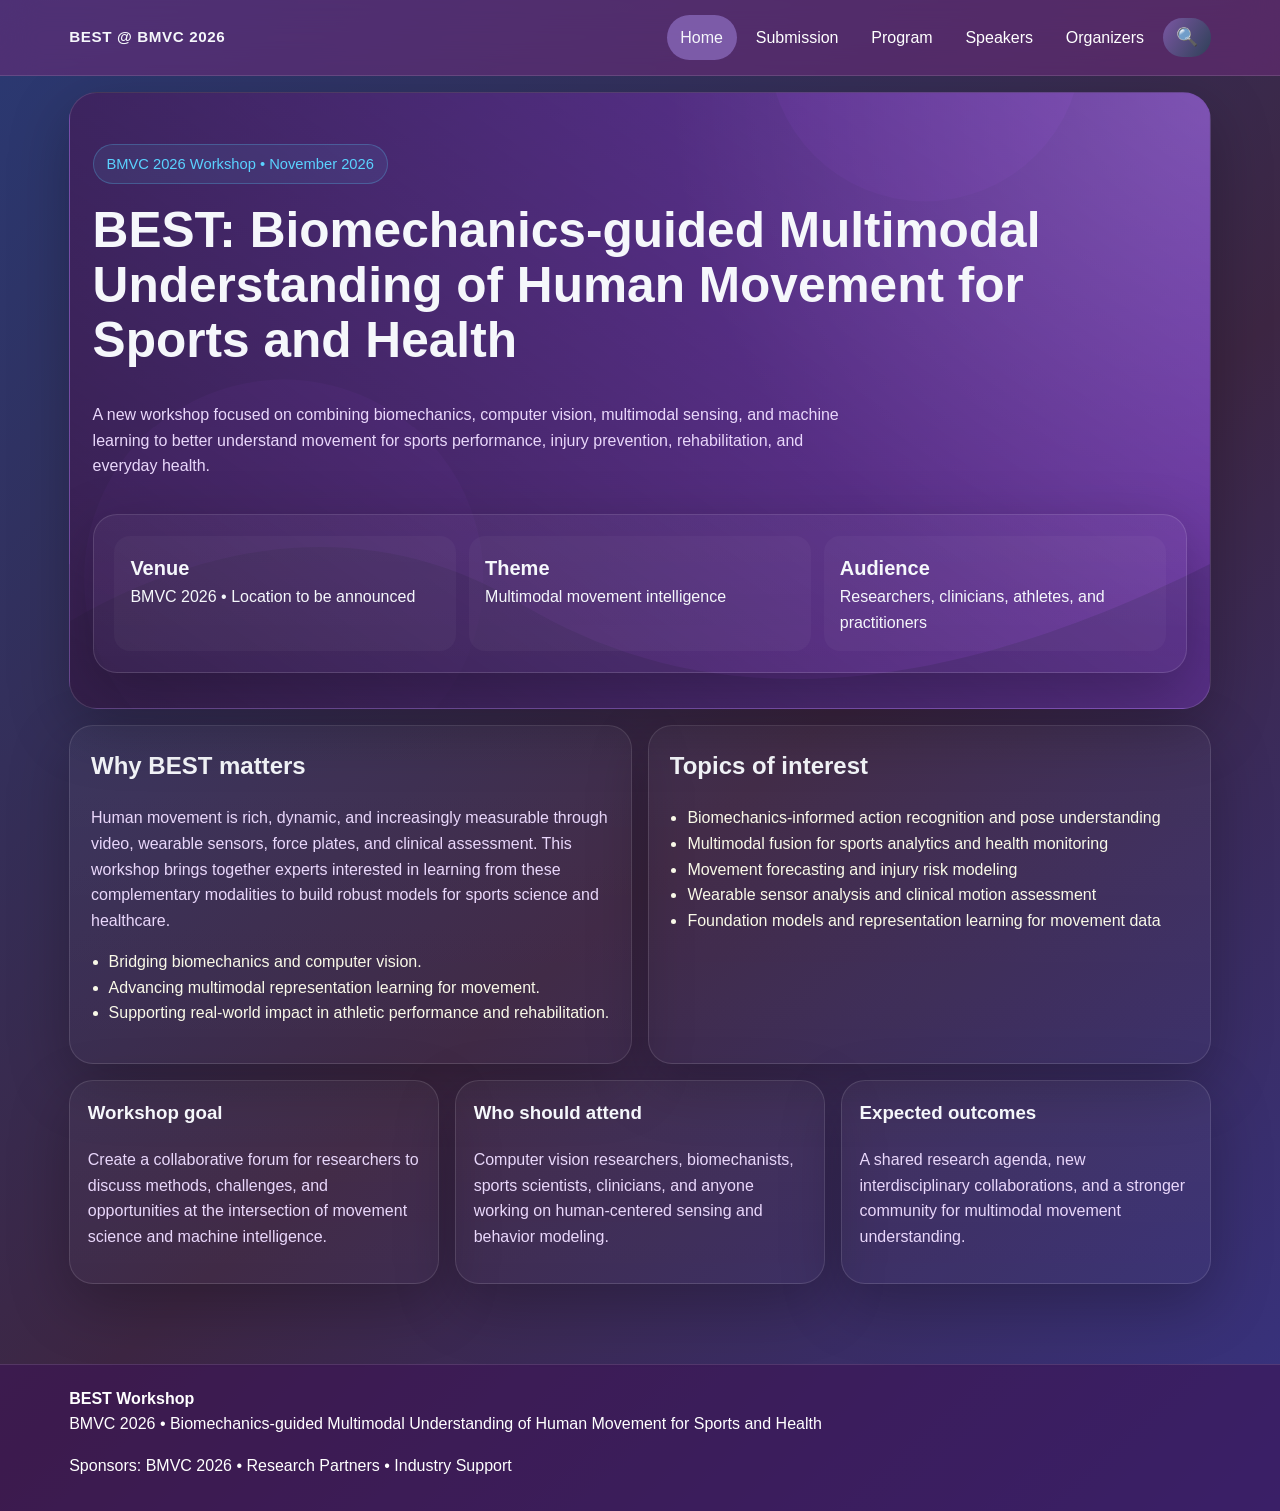
<file: index.html>
<!DOCTYPE html>
<html lang="en">
  <head>
    <meta charset="UTF-8" />
    <meta name="viewport" content="width=device-width, initial-scale=1.0" />
    <title>BEST Workshop | Home</title>
    <meta name="description" content="BEST workshop at BMVC 2026 on biomechanics-guided multimodal understanding of human movement for sports and health." />
    <link rel="icon" href="favicon.svg" type="image/svg+xml" />
    <link rel="stylesheet" href="styles.css" />
    <script src="layout.js"></script>
  </head>
  <body>
    <div id="header"></div>

    <main>
      <section class="hero" id="hero">
        <span class="badge">BMVC 2026 Workshop • November 2026</span>
        <h1>BEST: Biomechanics-guided Multimodal Understanding of Human Movement for Sports and Health</h1>
        <p class="section-copy">A new workshop focused on combining biomechanics, computer vision, multimodal sensing, and machine learning to better understand movement for sports performance, injury prevention, rehabilitation, and everyday health.</p>
        <div class="hero-card">
          <div class="stats">
            <div class="stat"><strong>Venue</strong><span>BMVC 2026 • Location to be announced</span></div>
            <div class="stat"><strong>Theme</strong><span>Multimodal movement intelligence</span></div>
            <div class="stat"><strong>Audience</strong><span>Researchers, clinicians, athletes, and practitioners</span></div>
          </div>
        </div>
      </section>

      <section class="section grid-2">
        <article class="panel">
          <h2>Why BEST matters</h2>
          <p class="section-copy">Human movement is rich, dynamic, and increasingly measurable through video, wearable sensors, force plates, and clinical assessment. This workshop brings together experts interested in learning from these complementary modalities to build robust models for sports science and healthcare.</p>
          <ul class="list">
            <li>Bridging biomechanics and computer vision.</li>
            <li>Advancing multimodal representation learning for movement.</li>
            <li>Supporting real-world impact in athletic performance and rehabilitation.</li>
          </ul>
        </article>
        <article class="panel">
          <h2>Topics of interest</h2>
          <ul class="list">
            <li>Biomechanics-informed action recognition and pose understanding</li>
            <li>Multimodal fusion for sports analytics and health monitoring</li>
            <li>Movement forecasting and injury risk modeling</li>
            <li>Wearable sensor analysis and clinical motion assessment</li>
            <li>Foundation models and representation learning for movement data</li>
          </ul>
        </article>
      </section>

      <section class="section grid-3">
        <article class="card">
          <h3>Workshop goal</h3>
          <p class="section-copy">Create a collaborative forum for researchers to discuss methods, challenges, and opportunities at the intersection of movement science and machine intelligence.</p>
        </article>
        <article class="card">
          <h3>Who should attend</h3>
          <p class="section-copy">Computer vision researchers, biomechanists, sports scientists, clinicians, and anyone working on human-centered sensing and behavior modeling.</p>
        </article>
        <article class="card">
          <h3>Expected outcomes</h3>
          <p class="section-copy">A shared research agenda, new interdisciplinary collaborations, and a stronger community for multimodal movement understanding.</p>
        </article>
      </section>
    </main>

    <div id="footer"></div>

    <div class="search-overlay hidden" id="searchOverlay">
      <div class="search-panel" role="dialog" aria-label="Website search">
        <form class="search-form" id="searchForm">
          <input id="searchInput" type="search" placeholder="Search the workshop website" />
          <button class="search-submit" type="submit">Search</button>
        </form>
        <div class="search-results" id="searchResults"></div>
      </div>
    </div>

    <script src="script.js"></script>
  </body>
</html>
</file>
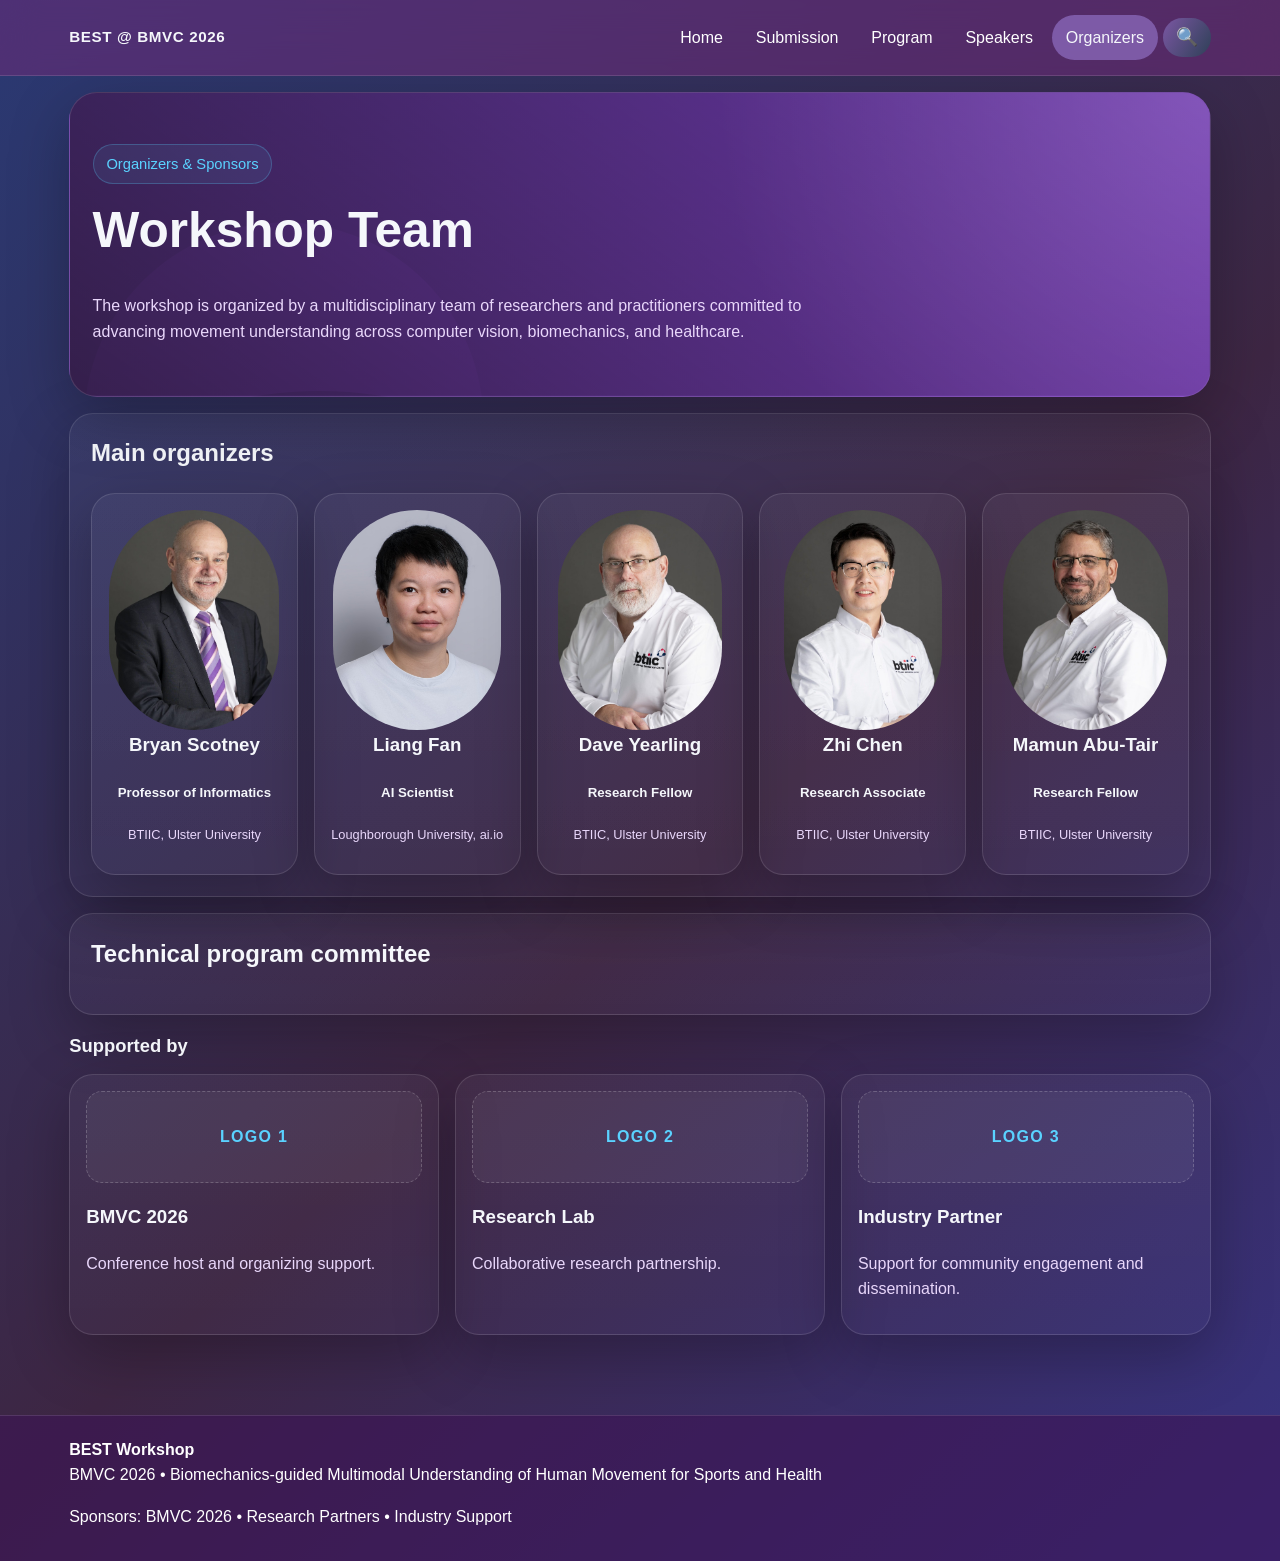
<file: organizers.html>
<!DOCTYPE html>
<html lang="en">
  <head>
    <meta charset="UTF-8" />
    <meta name="viewport" content="width=device-width, initial-scale=1.0" />
    <title>BEST Workshop | Organizers</title>
    <meta name="description" content="Organizers, technical program committee, and sponsors for the BEST workshop." />
    <link rel="icon" href="favicon.svg" type="image/svg+xml" />
    <link rel="stylesheet" href="styles.css" />
    <script src="layout.js"></script>
  </head>
  <body>
    <div id="header"></div>

    <main>
      <section class="hero" id="hero">
        <span class="badge">Organizers & Sponsors</span>
        <h1 class="page-title">Workshop Team</h1>
        <p class="section-copy">The workshop is organized by a multidisciplinary team of researchers and practitioners committed to advancing movement understanding across computer vision, biomechanics, and healthcare.</p>
      </section>

      <section class="section">
        <article class="panel">
          <h2>Main organizers</h2>
          <div class="organizer-grid">
            <a href="https://btiic.com/our-team/">
            <div class="organizer-card">
              <div class="image-container" >
                <img src="images-best-bmvc/B-Scotney-new1-e1770210712164.jpg" alt="Bryan Scotney">
              </div>
              <h3>Bryan Scotney</h3>
              <h5>Professor of Informatics</h5>
              <p class="section-copy"> BTIIC, Ulster University</p>
            </div>
            </a>

            <a href="https://www.linkedin.com/in/liang-fan-87b2ba21b/">
            <div class="organizer-card">
              <div class="image-container" >
                <img src="images-best-bmvc/L-Fan.jpg" alt="Liang Fan">
              </div>
              <h3>Liang Fan</h3>
              <h5>AI Scientist</h5>
              <p class="section-copy"> Loughborough University, ai.io</p>
            </div>
            </a>
            
            <a href="https://btiic.com/our-team/">
            <div class="organizer-card">
              <div class="image-container" >
                <img src="images-best-bmvc/D-Yearling-new1-e1768900746277.jpg" alt="Dave Yearling">
              </div>
              <h3>Dave Yearling</h3>
              <h5>Research Fellow</h5>
              <p class="section-copy">BTIIC, Ulster University</p>
            </div>
            </a>

            <a href="https://btiic.com/our-team/">
            <div class="organizer-card">
              <div class="image-container" >
                <img src="images-best-bmvc/ZhiChen-new1-e1768484670382.jpg" alt="Zhi Chen">
              </div>
              <h3>Zhi Chen</h3>
              <h5>Research Associate </h5>
              <p class="section-copy">BTIIC, Ulster University</p>
            </div>
            </a>

            <a href="https://btiic.com/our-team/">
            <div class="organizer-card">
              <div class="image-container" >
                <img src="images-best-bmvc/Mamun-new1-e1768485020373.jpg" alt="Mamun Abu-Tair">
              </div>
              <h3>Mamun Abu-Tair</h3>
              <h5>Research Fellow</h5>
              <p class="section-copy">BTIIC, Ulster University</p>
            </div>
            </a>
          </div>
        </article>
      </section>

      <section class="section">
        <article class="panel">
          <h2>Technical program committee</h2>
          <ul class="list">
            <!-- <li>Dr. Maya Patel</li>
            <li>Prof. Jordan Kim</li>
            <li>Dr. Sofia Alvarez</li>
            <li>Dr. Noah Chen</li>
            <li>Prof. Eliza Gomez</li> -->
          </ul>
        </article>
      </section>

      <section class="section">
        <h2 class="section-title">Supported by</h2>
        <div class="grid-3">
          <article class="sponsor-card">
            <div class="sponsor-visual">Logo 1</div>
            <h3>BMVC 2026</h3>
            <p class="section-copy">Conference host and organizing support.</p>
          </article>
          <article class="sponsor-card">
            <div class="sponsor-visual">Logo 2</div>
            <h3>Research Lab</h3>
            <p class="section-copy">Collaborative research partnership.</p>
          </article>
          <article class="sponsor-card">
            <div class="sponsor-visual">Logo 3</div>
            <h3>Industry Partner</h3>
            <p class="section-copy">Support for community engagement and dissemination.</p>
          </article>
        </div>
      </section>
    </main>

    <div id="footer"></div>

    <div class="search-overlay hidden" id="searchOverlay">
      <div class="search-panel" role="dialog" aria-label="Website search">
        <form class="search-form" id="searchForm">
          <input id="searchInput" type="search" placeholder="Search the workshop website"/>
          <button class="search-submit" type="submit">Search</button>
        </form>
        <div class="search-results" id="searchResults"></div>
      </div>
    </div>

    <script src="script.js"></script>
  </body>
</html>
</file>
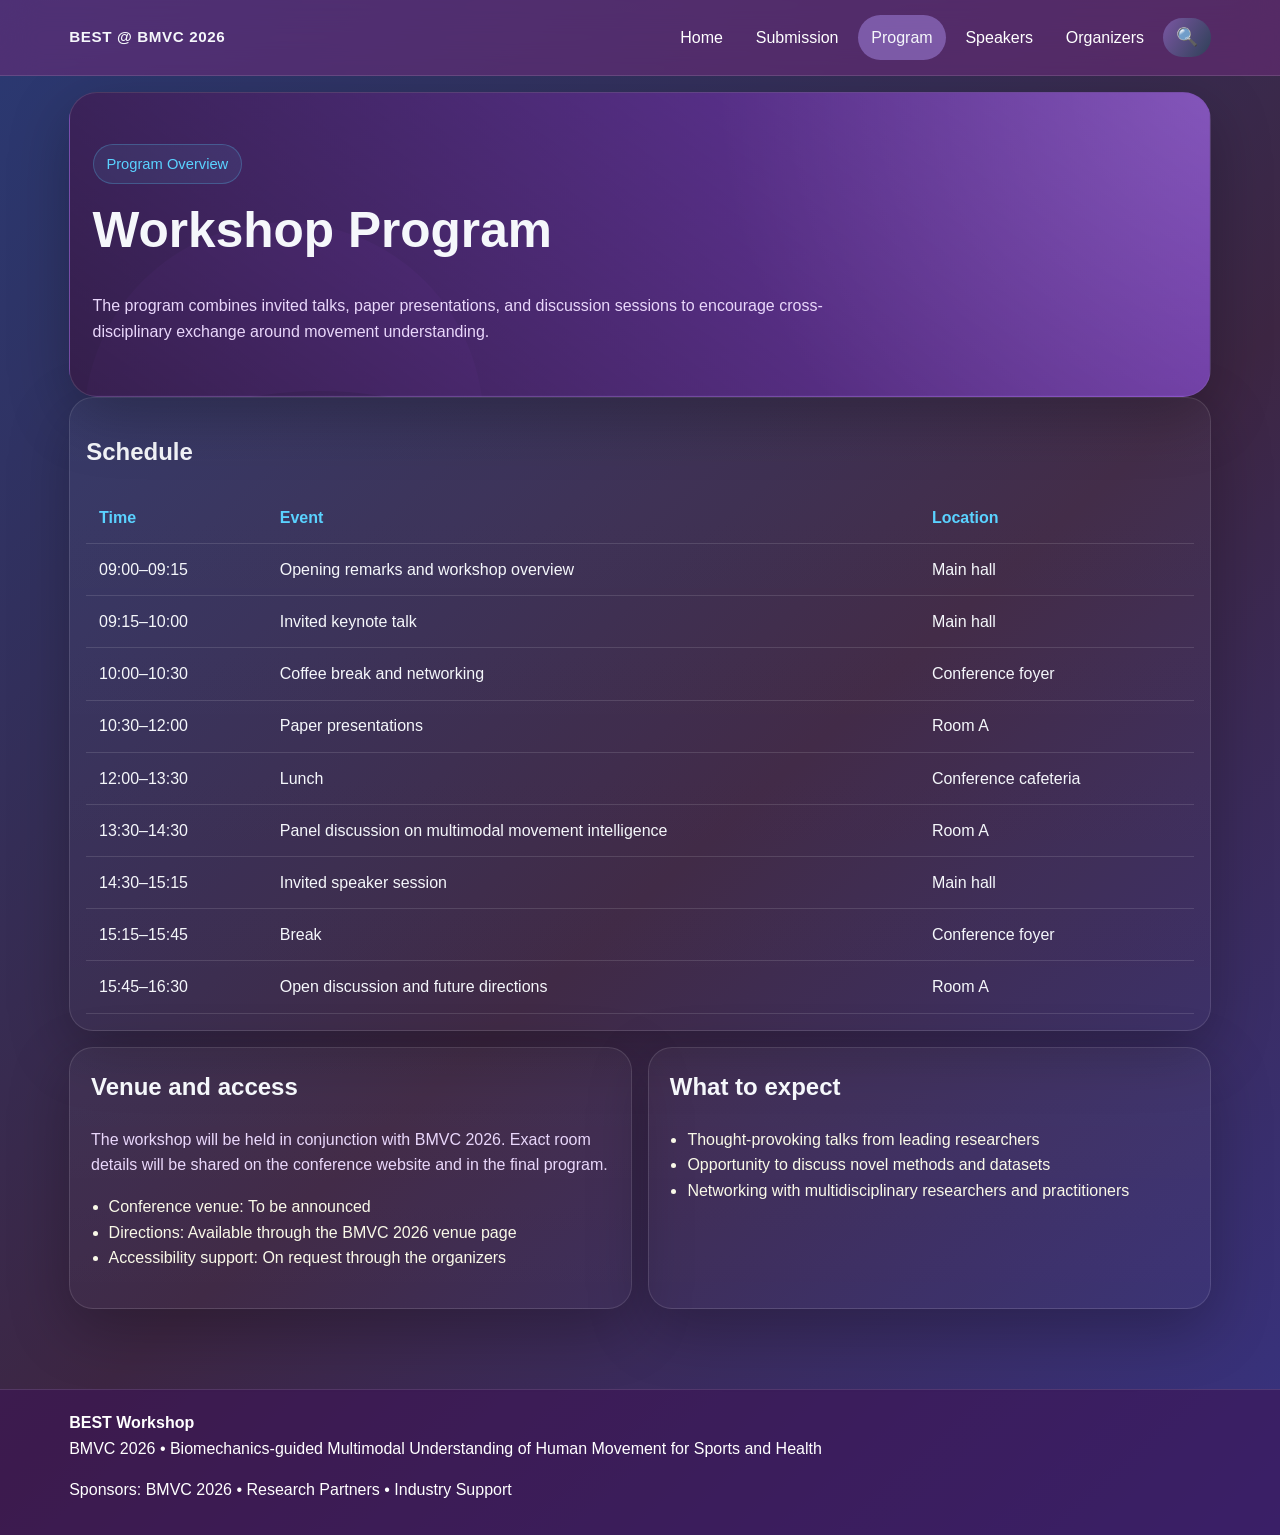
<file: program.html>
<!DOCTYPE html>
<html lang="en">
  <head>
    <meta charset="UTF-8" />
    <meta name="viewport" content="width=device-width, initial-scale=1.0" />
    <title>BEST Workshop | Program</title>
    <meta name="description" content="Workshop program and schedule for BEST at BMVC 2026." />
    <link rel="icon" href="favicon.svg" type="image/svg+xml" />
    <link rel="stylesheet" href="styles.css" />
    <script src="layout.js"></script>
  </head>
  <body>
    <div id="header"></div>

    <main>
      <section class="hero" id="hero">
        <span class="badge">Program Overview</span>
        <h1 class="page-title">Workshop Program</h1>
        <p class="section-copy">The program combines invited talks, paper presentations, and discussion sessions to encourage cross-disciplinary exchange around movement understanding.</p>
      </section>

      <section class="section table-card">
        <h2>Schedule</h2>
        <table>
          <thead>
            <tr><th>Time</th><th>Event</th><th>Location</th></tr>
          </thead>
          <tbody>
            <tr><td>09:00–09:15</td><td>Opening remarks and workshop overview</td><td>Main hall</td></tr>
            <tr><td>09:15–10:00</td><td>Invited keynote talk</td><td>Main hall</td></tr>
            <tr><td>10:00–10:30</td><td>Coffee break and networking</td><td>Conference foyer</td></tr>
            <tr><td>10:30–12:00</td><td>Paper presentations</td><td>Room A</td></tr>
            <tr><td>12:00–13:30</td><td>Lunch</td><td>Conference cafeteria</td></tr>
            <tr><td>13:30–14:30</td><td>Panel discussion on multimodal movement intelligence</td><td>Room A</td></tr>
            <tr><td>14:30–15:15</td><td>Invited speaker session</td><td>Main hall</td></tr>
            <tr><td>15:15–15:45</td><td>Break</td><td>Conference foyer</td></tr>
            <tr><td>15:45–16:30</td><td>Open discussion and future directions</td><td>Room A</td></tr>
          </tbody>
        </table>
      </section>

      <section class="section grid-2">
        <article class="panel">
          <h2>Venue and access</h2>
          <p class="section-copy">The workshop will be held in conjunction with BMVC 2026. Exact room details will be shared on the conference website and in the final program.</p>
          <ul class="list">
            <li>Conference venue: To be announced</li>
            <li>Directions: Available through the BMVC 2026 venue page</li>
            <li>Accessibility support: On request through the organizers</li>
          </ul>
        </article>
        <article class="panel">
          <h2>What to expect</h2>
          <ul class="list">
            <li>Thought-provoking talks from leading researchers</li>
            <li>Opportunity to discuss novel methods and datasets</li>
            <li>Networking with multidisciplinary researchers and practitioners</li>
          </ul>
        </article>
      </section>
    </main>

    <div id="footer"></div>

    <div class="search-overlay hidden" id="searchOverlay">
      <div class="search-panel" role="dialog" aria-label="Website search">
        <form class="search-form" id="searchForm">
          <input id="searchInput" type="search" placeholder="Search the workshop website" />
          <button class="search-submit" type="submit">Search</button>
        </form>
        <div class="search-results" id="searchResults"></div>
      </div>
    </div>

    <script src="script.js"></script>
  </body>
</html>
</file>
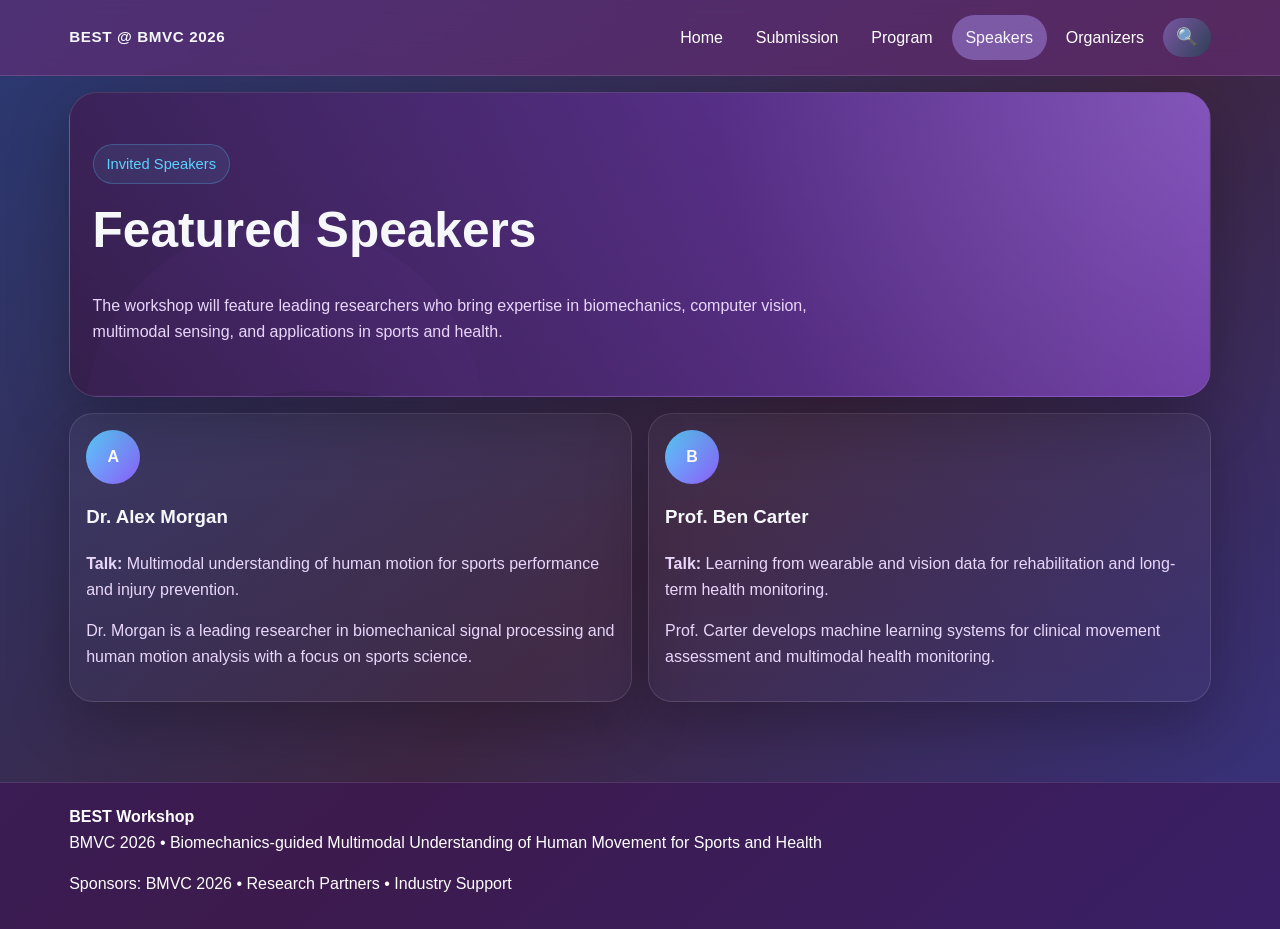
<file: speakers.html>
<!DOCTYPE html>
<html lang="en">
  <head>
    <meta charset="UTF-8" />
    <meta name="viewport" content="width=device-width, initial-scale=1.0" />
    <title>BEST Workshop | Speakers</title>
    <meta name="description" content="Invited speakers for the BEST workshop at BMVC 2026." />
    <link rel="icon" href="favicon.svg" type="image/svg+xml" />
    <link rel="stylesheet" href="styles.css" />
    <script src="layout.js"></script>
  </head>
  <body>
    <div id="header"></div>
    <main>
      <section class="hero" id="hero">
        <span class="badge">Invited Speakers</span>
        <h1 class="page-title">Featured Speakers</h1>
        <p class="section-copy">The workshop will feature leading researchers who bring expertise in biomechanics, computer vision, multimodal sensing, and applications in sports and health.</p>
      </section>

      <section class="section grid-2">
        <article class="speaker-card">
          <div class="avatar">A</div>
          <h3>Dr. Alex Morgan</h3>
          <p class="section-copy"><strong>Talk:</strong> Multimodal understanding of human motion for sports performance and injury prevention.</p>
          <p class="section-copy">Dr. Morgan is a leading researcher in biomechanical signal processing and human motion analysis with a focus on sports science.</p>
        </article>
        <article class="speaker-card">
          <div class="avatar">B</div>
          <h3>Prof. Ben Carter</h3>
          <p class="section-copy"><strong>Talk:</strong> Learning from wearable and vision data for rehabilitation and long-term health monitoring.</p>
          <p class="section-copy">Prof. Carter develops machine learning systems for clinical movement assessment and multimodal health monitoring.</p>
        </article>
      </section>
    </main>

    <div id="footer"></div>


    <div class="search-overlay hidden" id="searchOverlay">
      <div class="search-panel" role="dialog" aria-label="Website search">
        <form class="search-form" id="searchForm">
          <input id="searchInput" type="search" placeholder="Search the workshop website" />
          <button class="search-submit" type="submit">Search</button>
        </form>
        <div class="search-results" id="searchResults"></div>
      </div>
    </div>

    <script src="script.js"></script>
  </body>
</html>
</file>
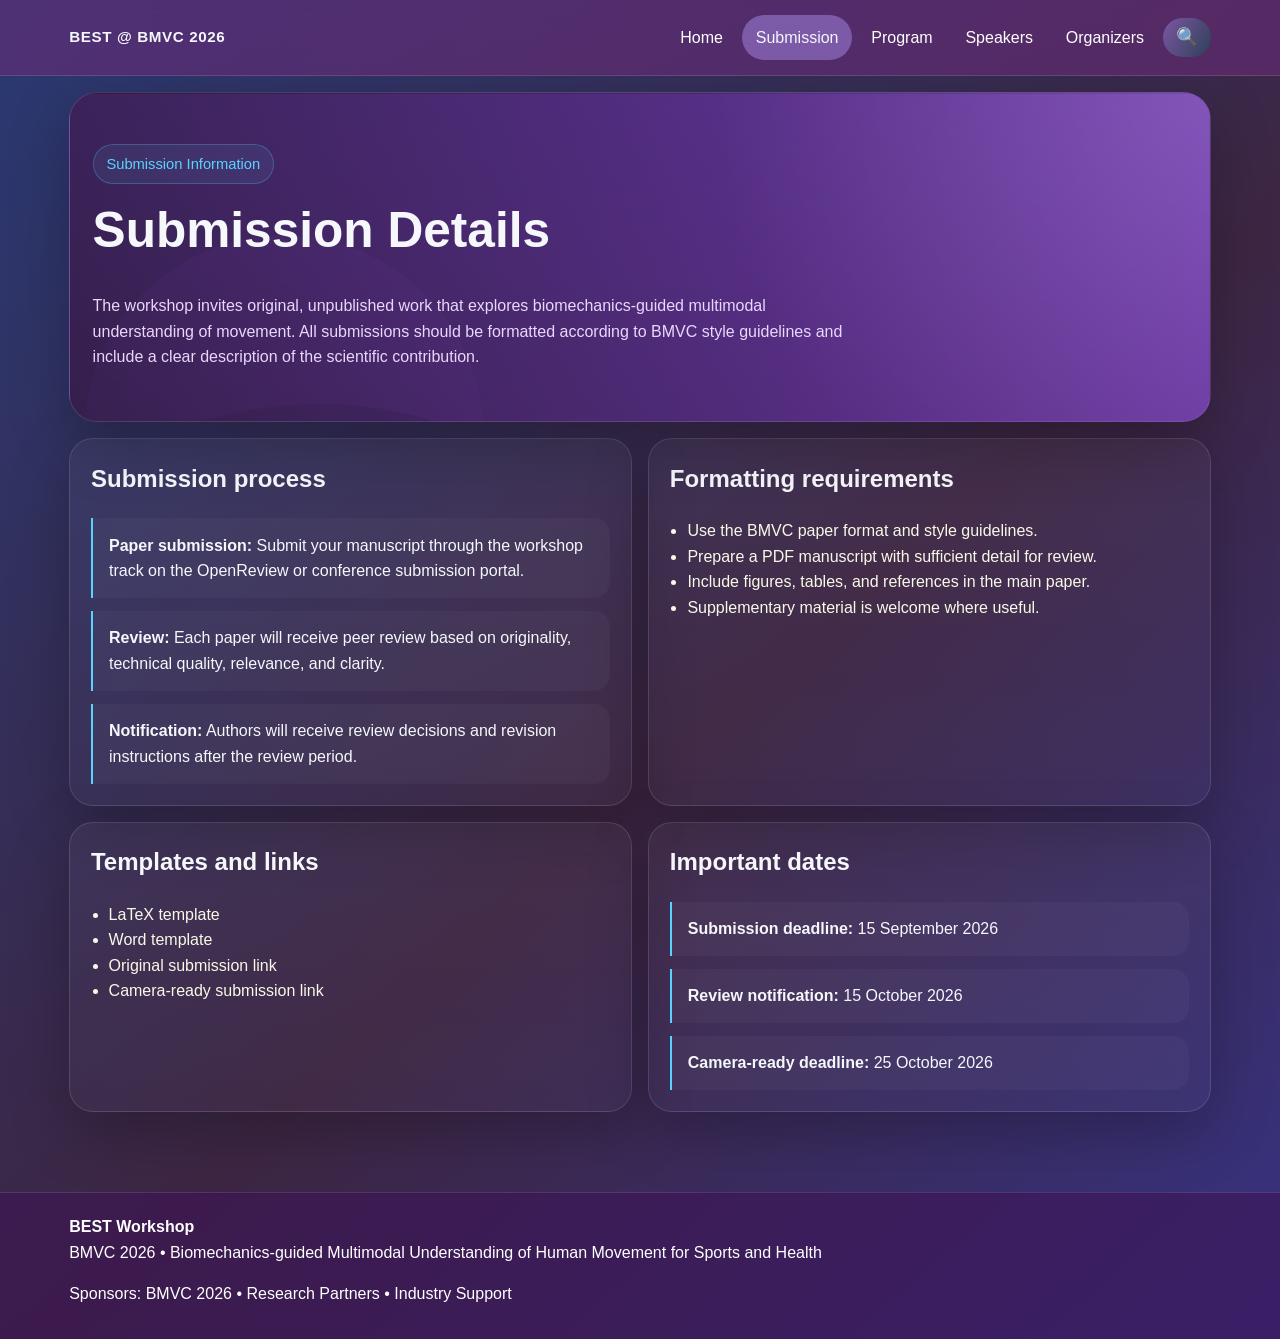
<file: submission.html>
<!DOCTYPE html>
<html lang="en">
  <head>
    <meta charset="UTF-8" />
    <meta name="viewport" content="width=device-width, initial-scale=1.0" />
    <title>BEST Workshop | Submission</title>
    <meta name="description" content="Submission guidelines, formatting instructions, deadlines, and links for the BEST workshop." />
    <link rel="icon" href="favicon.svg" type="image/svg+xml" />
    <link rel="stylesheet" href="styles.css" />
    <script src="layout.js"></script>
  </head>
  <body>
    <div id="header"></div>

    <main>
      <section class="hero" id="hero">
        <span class="badge">Submission Information</span>
        <h1 class="page-title">Submission Details</h1>
        <p class="section-copy">The workshop invites original, unpublished work that explores biomechanics-guided multimodal understanding of movement. All submissions should be formatted according to BMVC style guidelines and include a clear description of the scientific contribution.</p>
      </section>

      <section class="section grid-2">
        <article class="panel">
          <h2>Submission process</h2>
          <div class="timeline">
            <div class="timeline-item"><strong>Paper submission:</strong> Submit your manuscript through the workshop track on the OpenReview or conference submission portal.</div>
            <div class="timeline-item"><strong>Review:</strong> Each paper will receive peer review based on originality, technical quality, relevance, and clarity.</div>
            <div class="timeline-item"><strong>Notification:</strong> Authors will receive review decisions and revision instructions after the review period.</div>
          </div>
        </article>
        <article class="panel">
          <h2>Formatting requirements</h2>
          <ul class="list">
            <li>Use the BMVC paper format and style guidelines.</li>
            <li>Prepare a PDF manuscript with sufficient detail for review.</li>
            <li>Include figures, tables, and references in the main paper.</li>
            <li>Supplementary material is welcome where useful.</li>
          </ul>
        </article>
      </section>

      <section class="section grid-2">
        <article class="panel">
          <h2>Templates and links</h2>
          <ul class="list">
            <li><a href="#">LaTeX template</a></li>
            <li><a href="#">Word template</a></li>
            <li><a href="#">Original submission link</a></li>
            <li><a href="#">Camera-ready submission link</a></li>
          </ul>
        </article>
        <article class="panel">
          <h2>Important dates</h2>
          <div class="timeline">
            <div class="timeline-item"><strong>Submission deadline:</strong> 15 September 2026</div>
            <div class="timeline-item"><strong>Review notification:</strong> 15 October 2026</div>
            <div class="timeline-item"><strong>Camera-ready deadline:</strong> 25 October 2026</div>
          </div>
        </article>
      </section>
    </main>

    <div id="footer"></div>

    <div class="search-overlay hidden" id="searchOverlay">
      <div class="search-panel" role="dialog" aria-label="Website search">
        <form class="search-form" id="searchForm">
          <input id="searchInput" type="search" placeholder="Search the workshop website" />
          <button class="search-submit" type="submit">Search</button>
        </form>
        <div class="search-results" id="searchResults"></div>
      </div>
    </div>

    <script src="script.js"></script>
  </body>
</html>
</file>
<file: styles.css>
:root {
  --bg: #07111f;
  --surface: #0f1c2f;
  --surface-2: #15263d;
  --text: #f5f7fb;
  --muted: #8fa2bf;
  --accent: #5ad2ff;
  --accent-2: #8b5cf6;
  --success: #2ec4b6;
  --border: rgba(255,255,255,0.12);
  --shadow: 0 20px 60px rgba(0,0,0,0.25);
}

* { box-sizing: border-box; }
body {
  margin: 0;
  font-family: "Segoe UI", Arial, sans-serif;
  background: linear-gradient(318deg, #373383, #3d2643 45%, #2a3973);
  color: var(--text);
  line-height: 1.6;
}
a { color: inherit; text-decoration: none; }
img { max-width: 100%; display: block; }

.site-header {
  position: sticky;
  top: 0;
  z-index: 1000;
  backdrop-filter: blur(18px);
  background: rgba(106, 44, 120, 0.58);
  border-bottom: 1px solid var(--border);
}
.navbar {
  max-width: 1180px;
  margin: 0 auto;
  padding: 0.95rem 1.2rem;
  display: flex;
  align-items: center;
  justify-content: space-between;
  gap: 1rem;
}
.brand {
  font-weight: 700;
  letter-spacing: 0.04em;
  text-transform: uppercase;
  font-size: 0.95rem;
}
.nav-links {
  display: flex;
  flex-wrap: wrap;
  gap: 0.35rem;
  align-items: center;
}
.nav-links a {
  padding: 0.6rem 0.85rem;
  border-radius: 999px;
  color: #ffffff;
  transition: 180ms ease;
}
.nav-links a:hover,
.nav-links a.active {
  background: rgba(154, 122, 211, 0.6);
  color: var(--text);
}
.search-toggle,
.search-submit {
  border: 0;
  color: var(--text);
  background: linear-gradient(122deg, #7b57a3, #2e4057);
  padding: 0.7rem 0.9rem;
  border-radius: 999px;
  cursor: pointer;
}
.search-toggle { padding: 0.65rem 0.8rem; font-size: 1.12rem; line-height: 1; }

main { max-width: 1180px; margin: 0 auto; padding: 0 1.2rem 3rem; }
.hero {
  padding: 3.2rem 1.4rem 2.2rem;
  margin-top: 1rem;
  display: grid;
  gap: 1.2rem;
  position: relative;
  overflow: hidden;
  border-radius: 28px;
  border: 1px solid var(--border);
  box-shadow: var(--shadow);
  background:
    linear-gradient(34deg, rgba(46, 21, 53, 0.8), rgba(120, 33, 149, 0.47)), url("images-best-bmvc/bg-banner.svg");
  background-size: cover;
  background-position: center;
}
.hero::after {
  content: "";
  position: absolute;
  inset: 0;
  background: radial-gradient(circle at top right, rgba(255,255,255,0.14), transparent 42%);
  pointer-events: none;
}
.hero > * {
  position: relative;
  z-index: 1;
}
.hero h1, .page-title {
  font-size: clamp(2rem, 4vw, 3.1rem);
  margin: 0;
  line-height: 1.1;
}
.hero p, .section-copy {
  color: #e9d7fb;
  max-width: 760px;
}

.badge {
  display: inline-block;
  width: fit-content;
  padding: 0.45rem 0.8rem;
  border: 1px solid rgba(90, 210, 255, 0.25);
  border-radius: 999px;
  color: var(--accent);
  background: rgba(90, 210, 255, 0.08);
  font-size: 0.92rem;
}
.hero-card,
.panel,
.card,
.table-card,
.speaker-card,
.organizer-card,
.sponsor-card {
  background: linear-gradient(180deg, rgba(255,255,255,0.04), rgba(255,255,255,0.02));
  border: 1px solid var(--border);
  box-shadow: var(--shadow);
  border-radius: 24px;
}

.organizer-card{ text-align: center;}

.organizer-card p{font-size: 0.8rem;}

.hero-card { padding: 1.3rem; display: grid; gap: 1rem; }
.grid-2 { display: grid; gap: 1rem; grid-template-columns: repeat(2, minmax(0, 1fr)); }
.grid-3 { display: grid; gap: 1rem; grid-template-columns: repeat(3, minmax(0, 1fr)); }
.panel { padding: 1.3rem; }
.panel h2, .panel h3 { margin-top: 0; }
.list { padding-left: 1.1rem; color: #f9f9e8; }
.stats { display: grid; gap: 0.8rem; grid-template-columns: repeat(3, minmax(0, 1fr)); }
.stat { padding: 1rem; border-radius: 16px; background: rgba(255,255,255,0.03); }
.stat strong { display: block; font-size: 1.25rem; }
.section { padding-top: 1rem; }
.card { padding: 1.1rem; }
.card h3 { margin-top: 0; }
.timeline { display: grid; gap: 0.8rem; }
.timeline-item { padding: 0.9rem 1rem; border-left: 2px solid var(--accent); background: rgba(255,255,255,0.03); border-radius: 0 16px 16px 0; }
.table-card { padding: 1rem; overflow-x: auto; }
table { width: 100%; border-collapse: collapse; }
th, td { padding: 0.8rem; text-align: left; border-bottom: 1px solid var(--border); }
th { color: var(--accent); }
.speaker-card, .organizer-card, .sponsor-card { padding: 1rem; }
.organizer-grid {
  display: grid;
  gap: 1rem;
  grid-template-columns: repeat(5, minmax(0, 1fr));
}
.section-title {
  margin: 0 0 0.85rem;
  font-size: 1.15rem;
}
.sponsor-visual {
  display: grid;
  place-items: center;
  min-height: 92px;
  margin-bottom: 0.8rem;
  border-radius: 16px;
  border: 1px dashed rgba(255,255,255,0.2);
  background: rgba(255,255,255,0.05);
  color: var(--accent);
  font-weight: 700;
  letter-spacing: 0.08em;
  text-transform: uppercase;
  text-align: center;
  padding: 0.75rem;
}
.avatar {
  width: 54px; height: 54px; border-radius: 50%; display: grid; place-items: center; font-weight: 700;
  background: linear-gradient(135deg, var(--accent), var(--accent-2)); color: white; margin-bottom: 0.75rem;
}
footer {
  border-top: 1px solid var(--border);
  background: #3c135599;
  margin-top: 2rem;
}
.footer-inner {
  max-width: 1180px; margin: 0 auto; padding: 1.3rem 1.2rem 2rem; display: flex; justify-content: space-between; gap: 1rem; flex-wrap: wrap;
  color: #ffffff;
}
.search-overlay {
  position: fixed; inset: 0; background: rgba(3,8,16,0.8); backdrop-filter: blur(8px); z-index: 2000;
  display: grid; place-items: center; padding: 1rem;
}
.search-panel {
  width: min(720px, 100%); background: var(--surface); border: 1px solid var(--border); border-radius: 24px; padding: 1.2rem; box-shadow: var(--shadow);
}
.search-form { display: flex; gap: 0.6rem; margin-bottom: 0.8rem; }
.search-form input {
  flex: 1; border: 1px solid var(--border); background: rgba(255,255,255,0.05); color: var(--text); padding: 0.8rem 0.95rem; border-radius: 999px;
}
.search-results { display: grid; gap: 0.7rem; max-height: 56vh; overflow: auto; }
.result-item { padding: 0.9rem 1rem; border-radius: 16px; background: rgba(255,255,255,0.03); }
.result-item strong { display: block; margin-bottom: 0.2rem; }
.result-item small { color: var(--muted); }
.hidden { display: none !important; }
.people-pic {max-height: 125px;border-radius: 125px;}

.image-container {
    display: flex;
    justify-content: center; /* Horizontal center */
    align-items: center;     /* Vertical center */
}

.image-container img {
  max-height: 220px;
  border-radius: 125px;
}


@media (max-width: 1000px) {
  .organizer-grid { grid-template-columns: repeat(2, minmax(0, 1fr)); }
}

@media (max-width: 800px) {
  .grid-2, .grid-3, .stats { grid-template-columns: 1fr; }
  .navbar { flex-wrap: wrap; }
  .nav-links { justify-content: center; }
  .organizer-grid { grid-template-columns: 1fr; }
}
</file>
